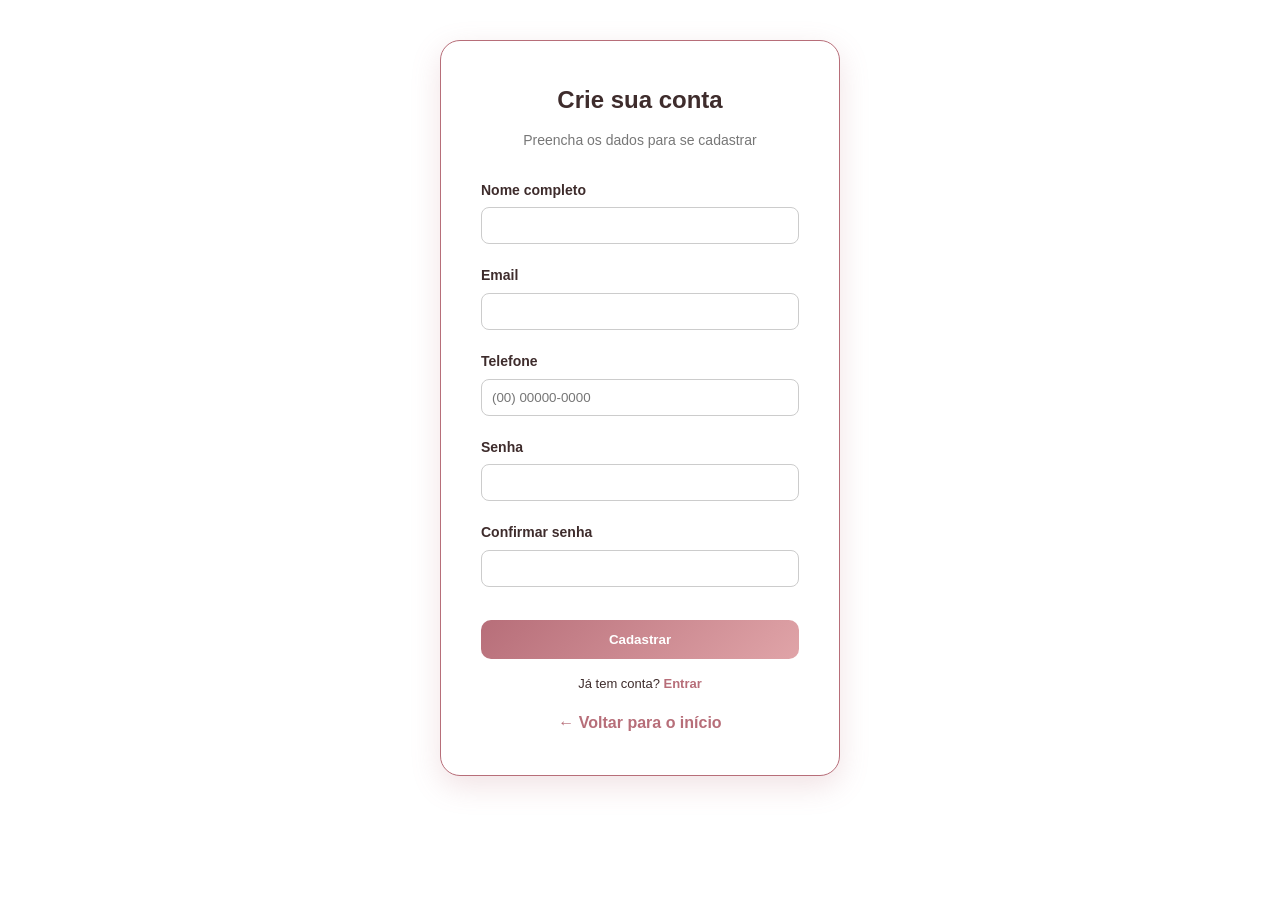
<file: cadastro.html>
<!doctype html>
<html lang="pt-BR">
  <head>
    <meta charset="UTF-8" />
    <title>Cadastro</title>
    <link rel="stylesheet" href="style.css" />
  </head>

  <body>
    <div class="login-container">
      <div class="login-box">
        <h2>Crie sua conta</h2>
        <p class="login-subtitle">Preencha os dados para se cadastrar</p>

       <form id="formCadastro">
          <div class="input-group">
            <label for="nome">Nome completo</label>
            <input type="text" id="nome" required />
          </div>

          <div class="input-group">
            <label for="email">Email</label>
            <input type="email" id="email" required />
          </div>

          <div class="input-group">
            <label for="telefone">Telefone</label>
            <input type="tel" id="telefone" maxlength="11" placeholder="(00) 00000-0000" required />
          </div>

          <div class="input-group">
            <label for="senha">Senha</label>
            <input type="password" id="senha" required />
          </div>

          <div class="input-group">
            <label for="confirmarSenha">Confirmar senha</label>
            <input type="password" id="confirmarSenha" required />
          </div>

          <button type="submit" class="btn-login">Cadastrar</button>
        </form>

        <div class="login-footer">
          Já tem conta? <a href="login.html">Entrar</a>
        </div>
        <a href="index.html" class="link-voltar">← Voltar para o início</a>
      </div>
    </div>
    <script src="js/cadastro.js"></script>
  </body>
</html>
</file>
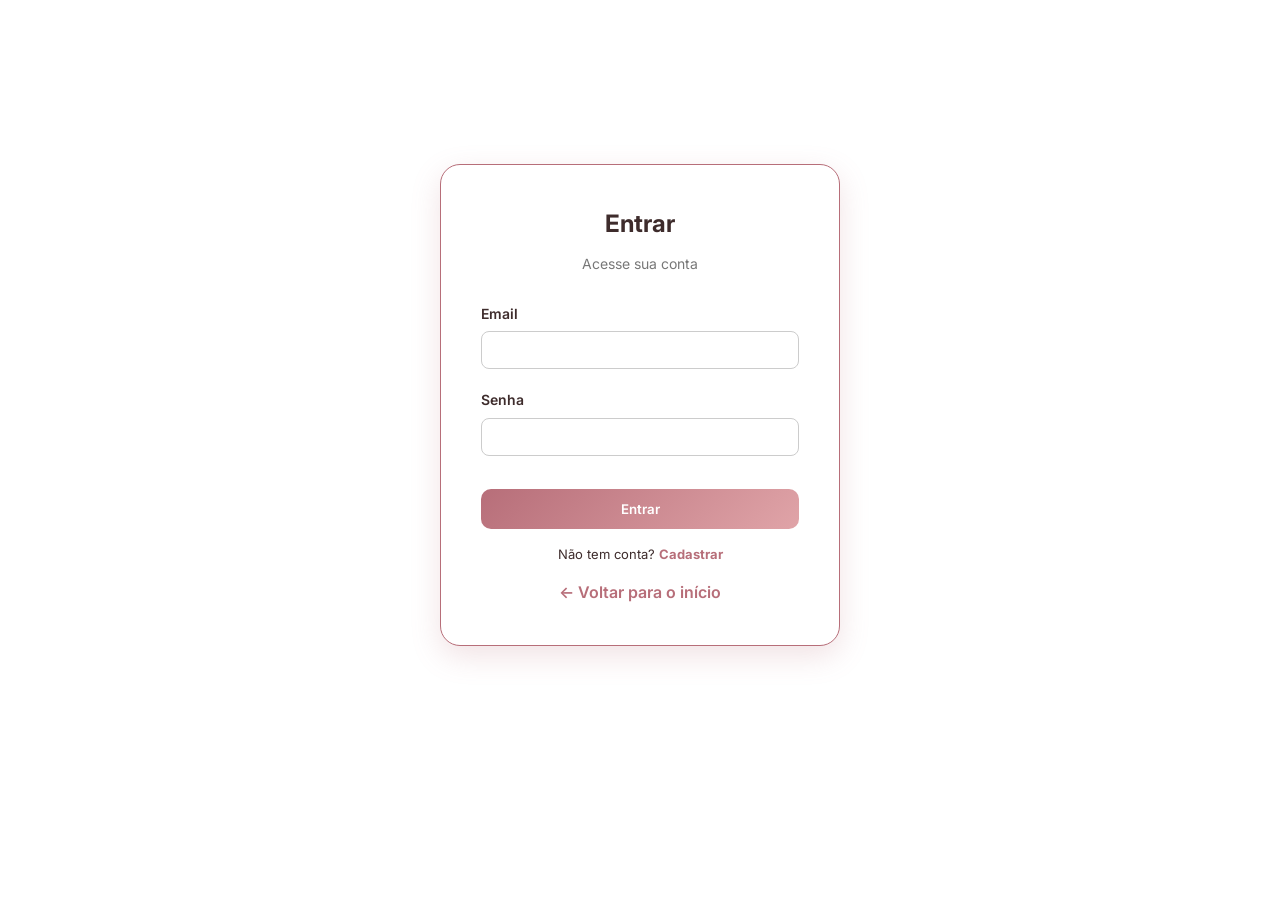
<file: login.html>
<!doctype html>
<html lang="pt-BR">
  <head>
    <meta charset="UTF-8" />
    <title>Login</title>
    <link rel="stylesheet" href="style.css" />

    <link
      href="https://fonts.googleapis.com/css2?family=Inter:wght@400;600;700&display=swap"
      rel="stylesheet"
    />
  </head>

  <body>
    <div class="login-container">
      <div class="login-box">
        <h2>Entrar</h2>
        <p class="login-subtitle">Acesse sua conta</p>

        <!-- FORM AJUSTADO -->
        <form onsubmit="fazerLogin(event)">
          <div class="input-group">
            <label for="email">Email</label>
            <input type="email" id="email" name="email" required />
          </div>

          <div class="input-group">
            <label for="senha">Senha</label>
            <input type="password" id="password" name="password" required />
          </div>

          <button type="submit" class="btn-login">Entrar</button>
        </form>

        <div class="login-footer">
          Não tem conta? <a href="cadastro.html">Cadastrar</a>
        </div>

        <a href="index.html" class="link-voltar">← Voltar para o início</a>
      </div>
    </div>

    <!-- SCRIPT LOGIN -->
    <script src="js/login.js"></script>
  </body>
</html>
</file>
<file: style.css>
/* INDEX */

* {
  margin: 0;
  padding: 0;
  box-sizing: border-box;
  font-family: "Inter", sans-serif;
}

body {
  background-color: #ffffff;
  color: #3e2c2c;
  line-height: 1.6;
}

.main-header {
  background-color: #3e2c2c;
  border-bottom: 1px solid #26272b;
  padding: 15px 50px;
  position: sticky;
  top: 0;
  z-index: 1000;
}

.section-label {
  font-size: 14px;
  font-weight: 700;
  color: #3e2c2c;
  text-transform: uppercase;
  margin-bottom: 15px;
  letter-spacing: 1px;

  text-align: center; /* 👈 centraliza */
}

.header-content {
  max-width: 1400px;
  margin: 0 auto;
  display: flex;
  align-items: center;
  justify-content: space-between;
  gap: 30px;
}

.logo-img {
  width: 150px;
  height: auto;
}

.search-container {
  flex: 1;
  max-width: 500px;
  display: flex;
  background: #ffffff;
  border-radius: 10px;
  padding: 4px 10px;
  border: 1px solid #ffffff;
}

.search-input {
  background: #ffffff;
  border: none;
  color: #3e2c2c;
  flex: 1;
  padding: 8px 12px;
  outline: none;
  font-size: 14px;
}

.search-input::placeholder {
  color: #4d4d4d;
}

.search-btn {
  background: linear-gradient(135deg, #b76e79, #e0a4a8);
  border: none;
  color: white;
  border-radius: 8px;
  width: 36px;
  height: 36px;
  cursor: pointer;
  display: flex;
  align-items: center;
  justify-content: center;
}

.header-nav {
  display: flex;
  align-items: center;
  gap: 24px;
}

.nav-link {
  color: #ffffff;
  text-decoration: none;
  font-weight: bold;
  font-size: 14px;
  display: flex;
  align-items: center;
  gap: 8px;
}

.profile-btn {
  background: linear-gradient(135deg, #b76e79, #e0a4a8);
  color: white;
  border: none;
  padding: 10px 18px;
  border-radius: 10px;
  margin-left: 20px;
  font-weight: bold;
  cursor: pointer;
  display: flex;
  align-items: center;
  gap: 10px;
}

.profile-img {
  width: 15px;
  height: 15px;
  border-radius: 50%;
  object-fit: cover;
}

.nav-icon {
  width: 20px;
  height: 20px;
}

.dashboard-container {
  max-width: 1400px;
  margin: 0 auto;
  padding: 40px 50px;
}

/* WELCOME */
.welcome-area {
  display: flex;
  justify-content: center;
  align-items: center;
  text-align: center;
  padding: 40px 20px 20px;
}

.welcome-text h1 {
  display: flex;
  flex-direction: column;
  align-items: center;
}

/* TEXTO DESTACADO */
.user-name {
  background: linear-gradient(135deg, #b76e79, #e0a4a8);
  background-clip: text;
  -webkit-background-clip: text;
  -webkit-text-fill-color: transparent;
  font-weight: 700;
  font-size: 28px;
}

/* LINHA */
.divider {
  width: 85%;
  height: 1px;
  margin: 15px auto;
  background: linear-gradient(
    to right,
    transparent,
    rgba(183, 110, 121, 0.6),
    transparent
  );
}

/* GRID */
.grid-layout {
  display: grid;
  grid-template-columns: repeat(auto-fill, minmax(210px, 1fr));
  gap: 16px;
  margin-top: 10px;
}

.servico-card {
  background: #ffffff;
  border: 1px solid #b76e79;
  border-radius: 16px;
  padding: 8px;
  transition: 0.2s;
}

.servico-card:hover {
  transform: translateY(-5px);
}

.card-thumb {
  position: relative;
  height: 150px;
  border-radius: 12px;
  overflow: hidden;
}

.card-thumb img {
  width: 100%;
  height: 100%;
  object-fit: cover;
}

.card-info {
  padding: 12px 4px;
}

.card-info h4 {
  font-size: 18px;
}

.card-info p {
  font-size: 14px;
  color: #000000;
  margin: 4px 0 12px;
}

.btn-action-full {
  width: 100%;
  background: linear-gradient(135deg, #b76e79, #e0a4a8);
  color: white;
  border: none;
  padding: 10px;
  border-radius: 10px;
  cursor: pointer;
  font-weight: 600;
  box-shadow: 0 0 10px rgba(183, 110, 121, 0.4);
}

.btn-action-full:hover {
  transform: scale(1.05);
  box-shadow: 0 0 20px rgba(183, 110, 121, 0.7);
}

/* BOTÃO LOGIN */
.btn-login-main {
  background: linear-gradient(135deg, #b76e79, #e0a4a8);
  color: white;
  border: none;
  padding: 12px 16px;
  border-radius: 10px;
  margin-top: 10px;
  cursor: pointer;
  width: 100%;
}

/*BOTÃO VOLTAR*/
.link-voltar {
  display: block;
  margin-top: 15px;
  text-align: center;
  color: #b76e79;
  text-decoration: none;
  font-weight: 600;
  transition: 0.2s;
}

.link-voltar:hover {
  text-decoration: underline;
  opacity: 0.8;
}

/* CONTATO */
.contact-section {
  padding: 30px 20px;
}

.contact-container {
  display: grid;
  grid-template-columns: repeat(auto-fit, minmax(220px, 1fr));
  gap: 20px;
}

.contact-item {
  background: #fff0f5;
  border: 1px solid #b76e79;
  border-radius: 16px;
  padding: 20px;
  text-align: center;
  transition: 0.3s;
}

.contact-item:hover {
  transform: translateY(-5px);
  box-shadow: 0 8px 20px rgba(183, 110, 121, 0.2);
}

.contact-item h4 {
  color: #b76e79;
  margin-bottom: 8px;
}

.contact-item p {
  font-size: 14px;
}

/* LÓGICA DE LOGIN */
.logged-in-only {
  display: none !important;
}

body.user-logged .logged-in-only {
  display: flex !important;
}

body.user-logged .logged-out-only {
  display: none !important;
}

/* RODAPÉ */
.main-footer {
  background: #3e2c2c;
  padding: 20px;
  text-align: center;
  color: #ffffff;
}

/* TELA DE LOGIN E CADASTRO*/

.login-container {
  display: flex;
  justify-content: center;
  align-items: center;
  min-height: calc(100vh - 90px);
  padding: 40px 20px;
}

.login-box {
  background: #ffffff;
  border: 1px solid #b76e79;
  border-radius: 20px;
  padding: 40px;
  width: 100%;
  max-width: 400px;
  box-shadow: 0 10px 30px rgba(183, 110, 121, 0.2);
  text-align: center;
}

.login-box h2 {
  color: #3e2c2c;
  margin-bottom: 10px;
}

.login-subtitle {
  font-size: 14px;
  color: #777;
  margin-bottom: 25px;
}

.input-group {
  text-align: left;
  margin-bottom: 18px;
}

.input-group label {
  font-size: 14px;
  font-weight: 600;
  color: #3e2c2c;
}

.input-group input {
  width: 100%;
  padding: 10px;
  margin-top: 5px;
  border-radius: 8px;
  border: 1px solid #ccc;
  outline: none;
  transition: 0.2s;
}

.input-group input:focus {
  border-color: #b76e79;
  box-shadow: 0 0 5px rgba(183, 110, 121, 0.4);
}

.btn-login {
  width: 100%;
  margin-top: 15px;
  background: linear-gradient(135deg, #b76e79, #e0a4a8);
  color: white;
  border: none;
  padding: 12px;
  border-radius: 10px;
  cursor: pointer;
  font-weight: 600;
  transition: 0.3s;
}

.btn-login:hover {
  transform: scale(1.03);
  box-shadow: 0 0 15px rgba(183, 110, 121, 0.5);
}

.login-footer {
  margin-top: 15px;
  font-size: 13px;
}

.login-footer a {
  color: #b76e79;
  text-decoration: none;
  font-weight: bold;
}
</file>
